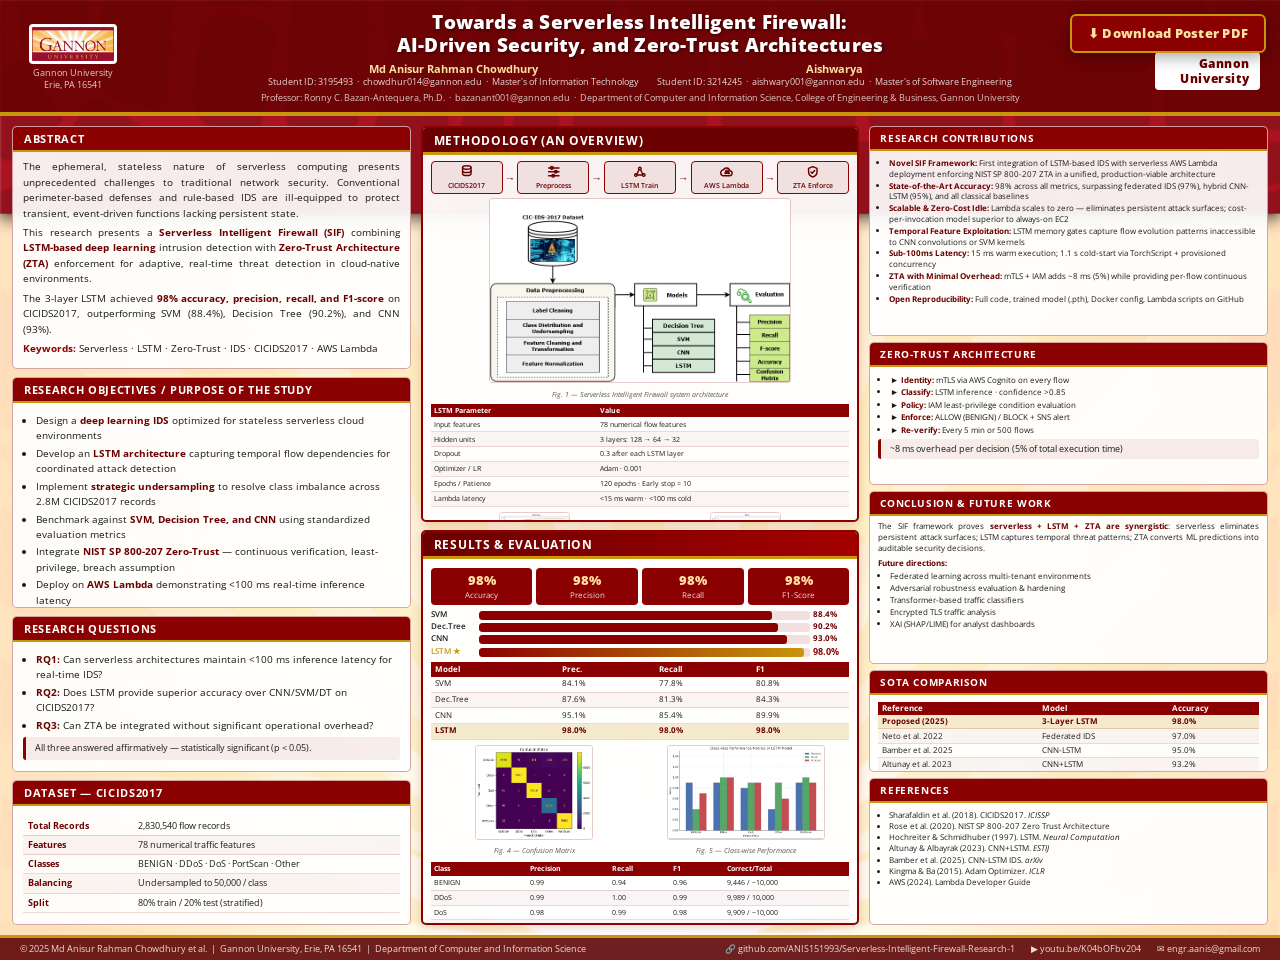
<file: docs/poster.html>
<!DOCTYPE html>
<html lang="en">
<head>
<meta charset="UTF-8"/>
<meta name="viewport" content="width=device-width,initial-scale=1.0"/>
<title>SIF Research Poster — CG 2026 | Gannon University</title>
<link href="https://fonts.googleapis.com/css2?family=Calibri:wght@400;700&family=Open+Sans:wght@300;400;600;700;800&display=swap" rel="stylesheet"/>
<style>
/* ════════════════════════════════════════════════════════════
   CG 2026 CONFERENCE POSTER  —  48" × 36"  (4 : 3 landscape)
   Template: crimson mosaic header + cream sunburst body
   3 Columns · 2 featured boxes in center column
════════════════════════════════════════════════════════════ */
:root{
  --crimson:#8B0000;
  --crimson-dark:#6B0000;
  --crimson-mid:#A50000;
  --gold:#C8960C;
  --cream:#FDF6E3;
  --white:#FFFFFF;
  --box-bg:rgba(255,255,255,0.92);
  --box-border:rgba(139,0,0,0.35);
  --center-border:#8B0000;
  --text:#1a1a1a;
  --head-text:#5C0000;
  --font:'Open Sans','Calibri',Arial,sans-serif;
}
*,*::before,*::after{box-sizing:border-box;margin:0;padding:0}
html,body{width:100%;min-height:100vh;background:#c8c0b8;font-family:var(--font)}

/* ── POSTER SHELL — 4:3 aspect ratio ────────────────── */
.poster{
  position:relative;
  width:100%;
  max-width:1440px;
  margin:0 auto;
  aspect-ratio:4/3;
  overflow:hidden;
  box-shadow:0 8px 48px rgba(0,0,0,.4);
  display:flex;
  flex-direction:column;
}

/* ── BACKGROUND (full poster) ────────────────────────── */
.poster-bg{
  position:absolute;inset:0;width:100%;height:100%;object-fit:fill;z-index:0;
}

/* Everything above the background */
.poster > *:not(.poster-bg){position:relative;z-index:1}

/* ── HEADER — crimson mosaic band ────────────────────── */
.hdr{
  /* The bg image already paints the crimson header band;
     we overlay a semi-transparent crimson to keep text readable */
  background:rgba(100,0,0,0.82);
  flex-shrink:0;
  padding:10px 20px 8px;
  display:grid;
  grid-template-columns:105px 1fr 105px;
  align-items:center;
  gap:10px;
  border-bottom:4px solid var(--gold);
}
.hdr-logo{
  display:flex;flex-direction:column;align-items:center;gap:3px;
}
.hdr-logo img{
  width:88px;background:#fff;border-radius:4px;padding:3px;
}
.hdr-logo span{
  font-size:clamp(6px,.7vw,9px);color:rgba(255,255,255,.8);text-align:center;line-height:1.3;
}
.hdr-center{text-align:center}
.hdr-title{
  font-size:clamp(13px,1.5vw,21px);
  font-weight:800;line-height:1.2;
  color:#FFFFFF;
  text-shadow:1px 1px 3px rgba(0,0,0,.5);
  margin-bottom:6px;
  letter-spacing:.01em;
}
.hdr-authors{
  display:flex;justify-content:center;flex-wrap:wrap;gap:18px;margin-bottom:3px;
}
.hdr-author .name{
  font-weight:700;color:#FFE0A0;
  font-size:clamp(7px,.85vw,11.5px);line-height:1.3;
}
.hdr-author .detail{
  color:rgba(255,255,255,.85);
  font-size:clamp(6px,.72vw,9.5px);line-height:1.4;
}
.hdr-advisor{
  font-size:clamp(5.5px,.68vw,9px);
  color:rgba(255,255,255,.78);margin-top:2px;
}
.hdr-right{
  display:flex;flex-direction:column;align-items:flex-end;gap:5px;text-align:right;
}
.badge{
  font-weight:800;font-size:clamp(8px,.9vw,12px);
  padding:4px 10px;border-radius:4px;display:inline-block;letter-spacing:.05em;
}
.badge-cg{background:var(--gold);color:#3B0000}
.badge-ieee{background:#fff;color:var(--crimson-dark)}

/* ── BODY — 3 columns over sunburst background ───────── */
.body{
  flex:1;
  display:grid;
  grid-template-columns:1fr 1.1fr 1fr;
  gap:10px;
  padding:10px 12px;
  min-height:0;
}
.col{display:flex;flex-direction:column;gap:8px;min-height:0}

/* ── STANDARD BOX ────────────────────────────────────── */
.box{
  background:var(--box-bg);
  border:1.5px solid var(--box-border);
  border-radius:5px;
  overflow:hidden;
  display:flex;flex-direction:column;
  backdrop-filter:blur(2px);
  -webkit-backdrop-filter:blur(2px);
}
.box.grow{flex:1;min-height:0}

.bh{
  background:var(--crimson);
  color:#fff;
  padding:4px 11px;
  font-size:clamp(7.5px,.88vw,12px);
  font-weight:700;
  letter-spacing:.06em;
  text-transform:uppercase;
  flex-shrink:0;
  border-bottom:2px solid var(--gold);
}

.bb{
  padding:7px 10px;
  font-size:clamp(6.5px,.78vw,10.5px);
  line-height:1.55;
  color:var(--text);
  flex:1;
  overflow:hidden;
}
.bb p{margin-bottom:4px;text-align:justify}
.bb ul,.bb ol{padding-left:13px;margin:3px 0}
.bb li{margin-bottom:2px}
.bb strong{color:var(--crimson-dark)}
.bb .kw{font-weight:700;color:var(--crimson)}

/* ── CENTER FEATURE BOXES (the "2 boxes in center") ──── */
.cbox{
  border:2.5px solid var(--crimson);
  border-radius:5px;
  overflow:hidden;
  flex:1;min-height:0;
  display:flex;flex-direction:column;
  background:rgba(255,255,255,0.95);
  box-shadow:0 2px 12px rgba(139,0,0,0.18);
}
.cbox .bh{
  background:var(--crimson-dark);
  font-size:clamp(8px,.92vw,12.5px);
  border-bottom:3px solid var(--gold);
}
.cbox .bh.gold-head{
  background:linear-gradient(90deg,var(--crimson-dark),var(--crimson-mid));
}

/* ── STATS ROW ───────────────────────────────────────── */
.stats{
  display:grid;grid-template-columns:repeat(4,1fr);gap:5px;margin:5px 0;
  -webkit-print-color-adjust:exact;print-color-adjust:exact;
}
.stat{
  background:var(--crimson);color:#fff;
  border-radius:4px;text-align:center;padding:5px 3px;
  -webkit-print-color-adjust:exact;print-color-adjust:exact;
}
.sv{font-size:clamp(11px,1.35vw,19px);font-weight:800;color:#FFE0A0;display:block}
.sl{font-size:clamp(5.5px,.65vw,8.5px);opacity:.88;display:block}

/* ── TABLES ──────────────────────────────────────────── */
.tbl{width:100%;border-collapse:collapse;font-size:clamp(6px,.72vw,9.5px);margin:4px 0}
.tbl th{
  background:var(--crimson);color:#fff;padding:2.5px 5px;text-align:left;
  -webkit-print-color-adjust:exact;print-color-adjust:exact;
}
.tbl td{padding:2px 5px;border-bottom:1px solid rgba(139,0,0,.15)}
.tbl tr:nth-child(even) td{background:rgba(139,0,0,.04);-webkit-print-color-adjust:exact;print-color-adjust:exact}
.tbl tr.best td{
  background:rgba(200,150,12,.2);font-weight:700;color:#5C0000;
  -webkit-print-color-adjust:exact;print-color-adjust:exact;
}

/* ── PIPELINE ────────────────────────────────────────── */
.pipeline{display:flex;align-items:center;justify-content:space-between;gap:2px;margin:5px 0}
.ps{
  background:rgba(139,0,0,.08);border:1.5px solid var(--crimson);
  border-radius:4px;padding:3px 5px;text-align:center;flex:1;
  font-size:clamp(5px,.6vw,8px);font-weight:600;color:var(--crimson-dark);
}
.ps-icon{
  display:block;width:clamp(12px,1.22vw,17px);height:clamp(12px,1.22vw,17px);
  margin:0 auto 2px;color:currentColor;
}
.ps-icon svg{
  display:block;width:100%;height:100%;fill:none;stroke:currentColor;stroke-width:2.25;
  stroke-linecap:round;stroke-linejoin:round;
  vector-effect:non-scaling-stroke;
}
.pa{color:var(--crimson);font-size:clamp(9px,1vw,14px);font-weight:700;flex-shrink:0}

/* ── METHODOLOGY BOX TUNING ─────────────────────────── */
.methodology-box,.results-box{flex:1}
.methodology-box .bb{padding:5px 8px 6px}
.methodology-box .pipeline{gap:2px;margin:1px 0 4px}
.methodology-box .ps{padding:1.5px 3px;font-size:clamp(4.55px,.54vw,7px)}
.methodology-box .pa{font-size:clamp(7px,.82vw,11px)}
.methodology-box .fig{margin:3px 0}
.methodology-box .fig-cap{font-size:clamp(4.6px,.54vw,6.9px)}
.methodology-box .tbl{font-size:clamp(4.9px,.58vw,7.8px);margin:2px 0}
.methodology-box .tbl th,.methodology-box .tbl td{padding:1.2px 3.5px}
.methodology-box .method-arch img{max-height:185px;width:auto;max-width:100%}
.methodology-box .method-mini img{max-height:54px;width:auto;max-width:100%}
.methodology-box .method-mini-row{gap:3px;margin:1px 0 0}
.methodology-box .method-params{margin:2px 0 1px}
.results-box .bb{padding:5px 8px 6px}
.results-box .stats{gap:4px;margin:4px 0}
.results-box .stat{padding:3px 2px}
.results-box .sv{font-size:clamp(9px,1vw,14px)}
.results-box .sl{font-size:clamp(5px,.6vw,8px)}
.results-box #prog-bars{margin:0 0 2px}
.results-box .prog-row{gap:3px;margin:0}
.results-box .prog-label{font-size:clamp(5px,.6vw,8px)}
.results-box .prog-val{font-size:clamp(5px,.6vw,8px)}
.results-box .tbl{font-size:clamp(4.95px,.6vw,7.95px);margin:2px 0}
.results-box .tbl th,.results-box .tbl td{padding:1.4px 4px}
.results-box .fig{margin:3px 0}
.results-box .fig-row{gap:4px;margin:2px 0}
.results-box .fig img{max-height:95px;width:auto;max-width:100%}
.results-box .fig-cap{font-size:clamp(4.6px,.54vw,6.9px)}
.results-box .results-class-table{font-size:clamp(4.75px,.58vw,7.6px);margin-top:1px}
.results-box .results-class-table th,.results-box .results-class-table td{padding:1.2px 3.5px}

/* ── RIGHT COLUMN TUNING ─────────────────────────────── */
.right-col{gap:6px}
.right-col .bh{padding:4px 10px;font-size:clamp(7px,.82vw,11px)}
.right-col .bb{
  padding:5px 8px;
  font-size:clamp(5.55px,.66vw,8.75px);
  line-height:1.4;
}
.right-col .bb p{margin-bottom:3px}
.right-col .bb ul{padding-left:12px;margin:2px 0}
.right-col .bb li{margin-bottom:1px}
.right-col .tbl{font-size:clamp(5px,.6vw,7.9px);margin:2px 0}
.right-col .tbl th,.right-col .tbl td{padding:1.3px 4px}
.contrib-box{flex:.55}
.contrib-box .bb{
  padding:5px 8px 4px;
  font-size:clamp(5.4px,.64vw,8.45px);
  line-height:1.32;
}
.contrib-box .bb ul{padding-left:11px}
.contrib-box .bb li{margin-bottom:1px}
.zta-box{flex:.68}
.zta-box .bb{line-height:1.35}
.future-box{flex:.82}
.future-box .bb{font-size:clamp(5.3px,.63vw,8.35px);line-height:1.34}
.future-box .bb ul{padding-left:12px}
.sota-box{flex:.48}
.refs-box{flex:.7}
.refs-box .bb{font-size:clamp(4.7px,.56vw,7.4px);line-height:1.3}

/* ── FIGURES ─────────────────────────────────────────── */
.fig{margin:4px 0;text-align:center}
.fig img{max-width:100%;border-radius:3px;border:1px solid rgba(139,0,0,.2)}
.fig-cap{font-size:clamp(5.5px,.65vw,8.5px);color:#555;font-style:italic;margin-top:2px}
.fig-row{display:grid;grid-template-columns:1fr 1fr;gap:5px;margin:4px 0}

/* ── HIGHLIGHT STRIP ─────────────────────────────────── */
.hl{
  background:rgba(139,0,0,.07);
  border-left:3.5px solid var(--crimson);
  padding:4px 9px;border-radius:3px;margin:4px 0;
  font-size:clamp(6px,.72vw,9.5px);
  -webkit-print-color-adjust:exact;print-color-adjust:exact;
}

/* ── FOOTER ──────────────────────────────────────────── */
.ftr{
  background:rgba(90,0,0,.88);
  color:rgba(255,255,255,.85);
  padding:5px 20px;
  display:flex;align-items:center;justify-content:space-between;
  flex-shrink:0;
  border-top:3px solid var(--gold);
  font-size:clamp(5.5px,.68vw,9px);
  -webkit-print-color-adjust:exact;print-color-adjust:exact;
}
.ftr-links{display:flex;gap:16px}

/* ── DOWNLOAD BUTTON ─────────────────────────────────── */
.dl-fab{
  position:fixed;top:14px;right:14px;z-index:800;
  background:var(--crimson);color:#FFE0A0;
  border:2px solid var(--gold);border-radius:6px;
  padding:9px 16px;font-size:12.5px;font-weight:800;cursor:pointer;
  box-shadow:0 4px 16px rgba(0,0,0,.35);font-family:var(--font);
  transition:transform .15s,box-shadow .15s;letter-spacing:.02em;
}
.dl-fab:hover{transform:translateY(-2px);box-shadow:0 6px 22px rgba(0,0,0,.4)}

/* ── GATE MODAL ──────────────────────────────────────── */
.dl-hidden{display:none!important}
.dl-overlay{
  position:fixed;inset:0;z-index:9000;background:rgba(0,0,0,.7);
  display:flex;align-items:center;justify-content:center;padding:16px;
  backdrop-filter:blur(4px);
}
.dl-modal{
  background:#fff;border-radius:12px;max-width:480px;width:100%;
  padding:30px 28px 22px;box-shadow:0 20px 60px rgba(0,0,0,.4);position:relative;
  border-top:5px solid var(--crimson);
}
.dl-close{
  position:absolute;top:12px;right:14px;background:none;border:none;
  font-size:21px;cursor:pointer;color:#888;padding:2px 5px;
}
.dl-close:hover{color:#333}
.dl-hdr{text-align:center;margin-bottom:20px}
.dl-icon{font-size:38px;display:block;margin-bottom:6px}
.dl-title{font-size:17pt;font-weight:700;color:var(--crimson-dark);margin:0 0 5px}
.dl-sub{font-size:10pt;color:#666;margin:0}
.dl-step{display:flex;flex-direction:column;gap:11px}
.dl-badge{
  display:inline-block;background:var(--crimson);color:#fff;
  font-size:9pt;font-weight:700;padding:3px 10px;border-radius:20px;align-self:flex-start;
}
.dl-stitle{font-size:12.5pt;font-weight:700;color:#1a1a1a;margin:0}
.dl-desc{font-size:10pt;color:#555;margin:0;line-height:1.6}
.dl-btn-p{
  display:flex;align-items:center;justify-content:center;
  background:var(--crimson);color:#fff;border:none;border-radius:6px;
  padding:10px 18px;font-size:10.5pt;font-weight:600;font-family:var(--font);
  cursor:pointer;text-decoration:none;transition:background .2s;width:100%;text-align:center;
}
.dl-btn-p:hover{background:var(--crimson-dark)}
.dl-btn-n{
  background:none;border:2px solid var(--crimson);color:var(--crimson);
  border-radius:6px;padding:8px 18px;font-size:10pt;font-weight:600;
  font-family:var(--font);cursor:pointer;transition:all .2s;width:100%;
}
.dl-btn-n:hover{background:var(--crimson);color:#fff}
.dl-btn-r{
  display:flex;align-items:center;justify-content:center;gap:5px;
  background:#fff;color:var(--crimson);border:2px solid var(--crimson);
  border-radius:6px;padding:10px 18px;font-size:10.5pt;font-weight:600;
  font-family:var(--font);cursor:pointer;text-decoration:none;transition:all .2s;
  text-align:center;width:100%;
}
.dl-btn-r:hover{background:var(--crimson);color:#fff}
.dl-note{font-size:9pt;color:#666;line-height:1.5;margin:0}
.dl-div{display:flex;align-items:center;gap:9px;color:#aaa;font-size:9pt;margin:1px 0}
.dl-div::before,.dl-div::after{content:'';flex:1;height:1px;background:#e2e8f0}
.dl-pw{display:flex;flex-direction:column;gap:7px}
.dl-inp{
  width:100%;padding:9px 13px;border:2px solid #d1d9e6;border-radius:6px;
  font-size:10.5pt;font-family:var(--font);outline:none;transition:border .2s;
}
.dl-inp:focus{border-color:var(--crimson)}
.dl-inp.shake{animation:dlShake .4s ease}
@keyframes dlShake{0%,100%{transform:translateX(0)}20%,60%{transform:translateX(-6px)}40%,80%{transform:translateX(6px)}}
.dl-err{color:#dc2626;font-size:9.5pt;font-weight:600;text-align:center;margin:0}
.dl-dots{display:flex;justify-content:center;gap:7px;margin-top:18px}
.dl-dot{width:8px;height:8px;border-radius:50%;background:#d1d9e6;transition:background .3s}
.dl-dot.on{background:var(--crimson)}

/* ── RESPONSIVE ──────────────────────────────────────── */
@media(max-width:900px){
  .body{grid-template-columns:1fr;overflow-y:auto}
  .poster{aspect-ratio:auto;min-height:auto}
}

/* ── ANIMATIONS ──────────────────────────────────────── */
@keyframes countUp{from{opacity:0;transform:scale(.7)}to{opacity:1;transform:scale(1)}}
@keyframes fadeSlide{from{opacity:0;transform:translateY(8px)}to{opacity:1;transform:translateY(0)}}
@keyframes pulse{0%,100%{box-shadow:0 2px 12px rgba(139,0,0,.18)}50%{box-shadow:0 4px 22px rgba(139,0,0,.38)}}
@keyframes pipePulse{0%,100%{border-color:var(--crimson);background:rgba(139,0,0,.08)}
  50%{border-color:var(--gold);background:rgba(200,150,12,.12)}}

/* Animated stat counters */
.sv{animation:countUp .6s ease both}
.stat:nth-child(1) .sv{animation-delay:.1s}
.stat:nth-child(2) .sv{animation-delay:.25s}
.stat:nth-child(3) .sv{animation-delay:.4s}
.stat:nth-child(4) .sv{animation-delay:.55s}

/* Box hover effects */
.box{transition:transform .2s,box-shadow .2s}
.box:hover{transform:translateY(-2px);box-shadow:0 6px 20px rgba(139,0,0,.2)}
.cbox{transition:transform .2s,box-shadow .2s;animation:pulse 3s ease-in-out infinite}
.cbox:hover{transform:translateY(-2px);animation:none;box-shadow:0 8px 28px rgba(139,0,0,.32)}

/* Animated pipeline */
.ps{animation:pipePulse 2.5s ease-in-out infinite}
.ps:nth-child(1){animation-delay:0s}
.ps:nth-child(3){animation-delay:.5s}
.ps:nth-child(5){animation-delay:1s}
.ps:nth-child(7){animation-delay:1.5s}
.ps:nth-child(9){animation-delay:2s}

/* Highlight strip pulse */
.hl{animation:fadeSlide .8s ease .3s both}

/* Flip card for contributions */
.flip-wrap{perspective:600px;cursor:pointer}
.flip-inner{position:relative;transform-style:preserve-3d;transition:transform .5s}
.flip-wrap:hover .flip-inner{transform:rotateY(180deg)}
.flip-front,.flip-back{backface-visibility:hidden;-webkit-backface-visibility:hidden}
.flip-back{position:absolute;inset:0;transform:rotateY(180deg);
  background:rgba(139,0,0,.92);color:#FFE0A0;border-radius:4px;
  padding:5px 8px;font-size:clamp(5.5px,.65vw,8.5px);overflow:hidden}
.flip-back strong{color:#fff}

/* Tooltip on pipeline nodes */
.ps{position:relative}
.ps-tip{
  position:absolute;bottom:110%;left:50%;transform:translateX(-50%);
  background:rgba(60,0,0,.92);color:#FFE0A0;border-radius:4px;
  padding:4px 7px;font-size:clamp(5px,.58vw,8px);white-space:nowrap;
  pointer-events:none;opacity:0;transition:opacity .2s;z-index:10;
  border:1px solid var(--gold);
}
.ps:hover .ps-tip{opacity:1}

/* Progress bars for model comparison */
.prog-row{display:flex;align-items:center;gap:5px;margin:2px 0}
.prog-label{font-size:clamp(5.5px,.65vw,8.5px);width:clamp(28px,3.5vw,50px);flex-shrink:0;font-weight:600}
.prog-bar-bg{flex:1;background:rgba(139,0,0,.12);border-radius:3px;height:clamp(6px,.7vw,10px);overflow:hidden}
.prog-bar-fill{height:100%;border-radius:3px;background:var(--crimson);
  -webkit-print-color-adjust:exact;print-color-adjust:exact;
  transition:width 1.2s ease}
.prog-val{font-size:clamp(5px,.62vw,8px);font-weight:700;color:var(--crimson-dark);width:clamp(22px,2.8vw,40px)}

/* ── PRINT ───────────────────────────────────────────── */
@media print{
  @page{size:48in 36in;margin:0}
  .dl-fab,.dl-overlay{display:none!important}
  html,body{
    width:48in;height:36in;margin:0;padding:0;overflow:hidden;background:#fff;
  }
  .poster{
    box-shadow:none;max-width:none;width:48in;height:36in;margin:0;
    aspect-ratio:auto;overflow:hidden;break-inside:avoid;page-break-inside:avoid;
  }
}
</style>
</head>
<body>

<!-- Download button -->
<button class="dl-fab" onclick="openGate()">&#11015; Download Poster PDF</button>

<!-- ═══════ GATE MODAL ═══════ -->
<div id="dl-overlay" class="dl-overlay dl-hidden" role="dialog" aria-modal="true">
  <div class="dl-modal">
    <button class="dl-close" onclick="closeGate()">&times;</button>
    <div class="dl-hdr">
      <span class="dl-icon">&#128274;</span>
      <h2 class="dl-title">Poster Export Access</h2>
      <p class="dl-sub">Complete all three steps to download the full poster PDF or the poster source pack.</p>
    </div>

    <div class="dl-step" id="dl-s1">
      <div class="dl-badge">Step 1 of 3</div>
      <h3 class="dl-stitle">&#128279; Follow on GitHub</h3>
      <p class="dl-desc">Follow the author's GitHub to stay updated with research releases.</p>
      <a href="https://github.com/ANIS151993" target="_blank" class="dl-btn-p">Open GitHub Profile &#8599;</a>
      <button class="dl-btn-n" onclick="dlGo(2)">I have followed &rarr;</button>
    </div>

    <div class="dl-step dl-hidden" id="dl-s2">
      <div class="dl-badge">Step 2 of 3</div>
      <h3 class="dl-stitle">&#127909; Subscribe on YouTube</h3>
      <p class="dl-desc">Subscribe for video walkthroughs and future research updates.</p>
      <a href="https://youtu.be/K04bOFbv204" target="_blank" class="dl-btn-p">Open YouTube Channel &#8599;</a>
      <button class="dl-btn-n" onclick="dlGo(3)">I have subscribed &rarr;</button>
    </div>

    <div class="dl-step dl-hidden" id="dl-s3">
      <div class="dl-badge">Step 3 of 3</div>
      <h3 class="dl-stitle">&#128273; Enter Access Password</h3>
      <p class="dl-desc">Request your password via email with GitHub username &amp; YouTube confirmation.</p>
      <a href="mailto:engr.aanis@gmail.com?subject=Poster%20Export%20Access%20Request&body=Hello%2C%0A%0AI%20have%20completed%3A%0A1.%20GitHub%20Follow%3A%20%5BYour%20GitHub%20username%5D%0A2.%20YouTube%20Subscribe%3A%20Confirmed%0A%0APlease%20send%20the%20access%20password%20for%20the%20SIF%20Conference%20Poster.%0A%0AThank%20you."
         class="dl-btn-r">&#9993; Send Password Request Email</a>
      <div class="dl-div"><span>then enter password below</span></div>
      <div class="dl-pw">
        <input type="password" id="dl-pw-inp" class="dl-inp"
               placeholder="Enter access password…"
               onkeydown="if(event.key==='Enter') dlCheck()"/>
        <button class="dl-btn-p" onclick="dlCheck()">&#128275; Unlock &amp; Download</button>
      </div>
      <p id="dl-err" class="dl-err dl-hidden">Incorrect password. Please check your email and try again.</p>
    </div>

    <div class="dl-step dl-hidden" id="dl-s-ok">
      <span class="dl-icon" style="text-align:center;display:block">&#9989;</span>
      <h3 class="dl-stitle" style="color:#15803d;text-align:center">Access Granted!</h3>
      <p class="dl-desc" style="text-align:center">Download starts automatically. If you also need the editable reconstruction assets, use the source pack below.</p>
      <a id="dl-lnk" href="assets/papers/SIF-Conference-Poster-2026.pdf" download="SIF-Conference-Poster-2026.pdf" class="dl-btn-p">&#11015; Download Poster PDF</a>
      <a href="assets/papers/SIF-Conference-Poster-Source-Pack.zip" download="SIF-Conference-Poster-Source-Pack.zip" class="dl-btn-r">&#128230; Download Poster Source Pack</a>
      <p class="dl-note" style="text-align:center">The direct PDF now comes from the live poster render. The source pack includes the final PDF, a high-resolution PNG, and the final Publisher source file used for manual editing.</p>
      <button class="dl-btn-n" onclick="closeGate()">Close</button>
    </div>

    <div class="dl-dots">
      <span class="dl-dot on" id="dd1"></span>
      <span class="dl-dot" id="dd2"></span>
      <span class="dl-dot" id="dd3"></span>
    </div>
  </div>
</div>

<!-- ═══════════════════════════════════════════════════════════
     POSTER
═══════════════════════════════════════════════════════════ -->
<div class="poster">
  <img class="poster-bg" src="assets/images/poster-bg.jpg" alt="" aria-hidden="true"/>

  <!-- ── HEADER ── -->
  <div class="hdr">
    <div class="hdr-logo">
      <img src="assets/images/gannon-logo.png" alt="Gannon University"/>
      <span>Gannon University<br/>Erie, PA 16541</span>
    </div>

    <div class="hdr-center">
      <div class="hdr-title">
        Towards a Serverless Intelligent Firewall:<br/>
        AI-Driven Security, and Zero-Trust Architectures
      </div>
      <div class="hdr-authors">
        <div class="hdr-author">
          <div class="name">Md Anisur Rahman Chowdhury</div>
          <div class="detail">Student ID: 3195493 &nbsp;·&nbsp; chowdhur014@gannon.edu &nbsp;·&nbsp; Master's of Information Technology</div>
        </div>
        <div class="hdr-author">
          <div class="name">Aishwarya</div>
          <div class="detail">Student ID: 3214245 &nbsp;·&nbsp; aishwary001@gannon.edu &nbsp;·&nbsp; Master's of Software Engineering</div>
        </div>
      </div>
      <div class="hdr-advisor">
        Professor: Ronny C. Bazan-Antequera, Ph.D. &nbsp;·&nbsp; bazanant001@gannon.edu &nbsp;·&nbsp;
        Department of Computer and Information Science, College of Engineering &amp; Business, Gannon University
      </div>
    </div>

    <div class="hdr-right">
      <span class="badge badge-cg">CG 2026</span>
      <span class="badge badge-ieee">Gannon University</span>
    </div>
  </div>

  <!-- ── BODY ── -->
  <div class="body">

    <!-- ═══ LEFT COLUMN ═══ -->
    <div class="col">

      <div class="box">
        <div class="bh">Abstract</div>
        <div class="bb">
          <p>The ephemeral, stateless nature of serverless computing presents unprecedented challenges to traditional network security. Conventional perimeter-based defenses and rule-based IDS are ill-equipped to protect transient, event-driven functions lacking persistent state.</p>
          <p>This research presents a <strong>Serverless Intelligent Firewall (SIF)</strong> combining <strong>LSTM-based deep learning</strong> intrusion detection with <strong>Zero-Trust Architecture (ZTA)</strong> enforcement for adaptive, real-time threat detection in cloud-native environments.</p>
          <p>The 3-layer LSTM achieved <strong>98% accuracy, precision, recall, and F1-score</strong> on CICIDS2017, outperforming SVM (88.4%), Decision Tree (90.2%), and CNN (93%).</p>
          <p><span class="kw">Keywords:</span> Serverless · LSTM · Zero-Trust · IDS · CICIDS2017 · AWS Lambda</p>
        </div>
      </div>

      <div class="box grow">
        <div class="bh">Research Objectives / Purpose of the Study</div>
        <div class="bb">
          <ul>
            <li>Design a <strong>deep learning IDS</strong> optimized for stateless serverless cloud environments</li>
            <li>Develop an <strong>LSTM architecture</strong> capturing temporal flow dependencies for coordinated attack detection</li>
            <li>Implement <strong>strategic undersampling</strong> to resolve class imbalance across 2.8M CICIDS2017 records</li>
            <li>Benchmark against <strong>SVM, Decision Tree, and CNN</strong> using standardized evaluation metrics</li>
            <li>Integrate <strong>NIST SP 800-207 Zero-Trust</strong> — continuous verification, least-privilege, breach assumption</li>
            <li>Deploy on <strong>AWS Lambda</strong> demonstrating &lt;100 ms real-time inference latency</li>
          </ul>
        </div>
      </div>

      <div class="box">
        <div class="bh">Research Questions</div>
        <div class="bb">
          <ul>
            <li><strong>RQ1:</strong> Can serverless architectures maintain &lt;100 ms inference latency for real-time IDS?</li>
            <li><strong>RQ2:</strong> Does LSTM provide superior accuracy over CNN/SVM/DT on CICIDS2017?</li>
            <li><strong>RQ3:</strong> Can ZTA be integrated without significant operational overhead?</li>
          </ul>
          <div class="hl">All three answered affirmatively — statistically significant (p &lt; 0.05).</div>
        </div>
      </div>

      <div class="box">
        <div class="bh">Dataset — CICIDS2017</div>
        <div class="bb">
          <table class="tbl method-params">
            <tbody>
              <tr><td><strong>Total Records</strong></td><td>2,830,540 flow records</td></tr>
              <tr><td><strong>Features</strong></td><td>78 numerical traffic features</td></tr>
              <tr><td><strong>Classes</strong></td><td>BENIGN · DDoS · DoS · PortScan · Other</td></tr>
              <tr><td><strong>Balancing</strong></td><td>Undersampled to 50,000 / class</td></tr>
              <tr><td><strong>Split</strong></td><td>80% train / 20% test (stratified)</td></tr>
            </tbody>
          </table>
        </div>
      </div>

    </div><!-- /LEFT -->

    <!-- ═══ CENTER COLUMN — 2 feature boxes ═══ -->
    <div class="col">

      <!-- CENTER BOX 1: Methodology -->
      <div class="cbox methodology-box">
        <div class="bh">Methodology (An Overview)</div>
        <div class="bb">
          <div class="pipeline">
            <div class="ps">
              <span class="ps-icon" aria-hidden="true">
                <svg viewBox="0 0 24 24">
                  <ellipse cx="12" cy="5.5" rx="6.5" ry="2.7"></ellipse>
                  <path d="M5.5 5.5v9.5c0 1.5 2.9 2.8 6.5 2.8s6.5-1.3 6.5-2.8V5.5"></path>
                  <path d="M5.5 10.3c0 1.5 2.9 2.8 6.5 2.8s6.5-1.3 6.5-2.8"></path>
                </svg>
              </span>
              CICIDS2017
              <div class="ps-tip">2.8M+ flows · 78 features · 5 classes</div>
            </div>
            <span class="pa">&#8594;</span>
            <div class="ps">
              <span class="ps-icon" aria-hidden="true">
                <svg viewBox="0 0 24 24">
                  <path d="M4 6h16M4 12h16M4 18h16"></path>
                  <circle cx="9" cy="6" r="2"></circle>
                  <circle cx="15" cy="12" r="2"></circle>
                  <circle cx="11" cy="18" r="2"></circle>
                </svg>
              </span>
              Preprocess
              <div class="ps-tip">Clean · Undersample · Normalise</div>
            </div>
            <span class="pa">&#8594;</span>
            <div class="ps">
              <span class="ps-icon" aria-hidden="true">
                <svg viewBox="0 0 24 24">
                  <circle cx="6" cy="17" r="2"></circle>
                  <circle cx="12" cy="7" r="2"></circle>
                  <circle cx="18" cy="17" r="2"></circle>
                  <path d="M7.5 15.8l3-6.5M13.5 9.3l3 6.5M8 17h8"></path>
                </svg>
              </span>
              LSTM Train
              <div class="ps-tip">128→64→32 units · Dropout 0.3 · Adam</div>
            </div>
            <span class="pa">&#8594;</span>
            <div class="ps">
              <span class="ps-icon" aria-hidden="true">
                <svg viewBox="0 0 24 24">
                  <path d="M7.5 18h8.7a3.8 3.8 0 0 0 .3-7.6 5.2 5.2 0 0 0-9.8-1.4A3.5 3.5 0 0 0 7.5 18Z"></path>
                  <path d="M11 9.5l-1.8 5h2l1.2-3.1 1.4 3.1h2.1l-2.2-5"></path>
                </svg>
              </span>
              AWS Lambda
              <div class="ps-tip">&lt;15 ms warm · &lt;100 ms cold start</div>
            </div>
            <span class="pa">&#8594;</span>
            <div class="ps">
              <span class="ps-icon" aria-hidden="true">
                <svg viewBox="0 0 24 24">
                  <path d="M12 4l6.5 2.8v4.8c0 4.1-2.2 7.2-6.5 8.4C7.7 18.8 5.5 15.7 5.5 11.6V6.8L12 4z"></path>
                  <path d="M9.2 12.2l1.9 1.9 3.7-4"></path>
                </svg>
              </span>
              ZTA Enforce
              <div class="ps-tip">ALLOW/BLOCK · mTLS · IAM · SNS Alert</div>
            </div>
          </div>

          <div class="fig method-arch">
            <img src="assets/images/architecture-diagram.png" alt="Architecture Diagram"/>
            <div class="fig-cap">Fig. 1 — Serverless Intelligent Firewall system architecture</div>
          </div>

          <table class="tbl">
            <thead><tr><th>LSTM Parameter</th><th>Value</th></tr></thead>
            <tbody>
              <tr><td>Input features</td><td>78 numerical flow features</td></tr>
              <tr><td>Hidden units</td><td>3 layers: 128 → 64 → 32</td></tr>
              <tr><td>Dropout</td><td>0.3 after each LSTM layer</td></tr>
              <tr><td>Optimizer / LR</td><td>Adam · 0.001</td></tr>
              <tr><td>Epochs / Patience</td><td>120 epochs · Early stop = 10</td></tr>
              <tr><td>Lambda latency</td><td>&lt;15 ms warm · &lt;100 ms cold</td></tr>
            </tbody>
          </table>

          <div class="fig-row method-mini-row">
            <div class="fig method-mini">
              <img src="assets/images/accuracy.png" alt="Accuracy Curves"/>
              <div class="fig-cap">Fig. 2 — Training &amp; Validation Accuracy</div>
            </div>
            <div class="fig method-mini">
              <img src="assets/images/loss.png" alt="Loss Curves"/>
              <div class="fig-cap">Fig. 3 — Training &amp; Validation Loss</div>
            </div>
          </div>
        </div>
      </div>

      <!-- CENTER BOX 2: Results -->
      <div class="cbox results-box">
        <div class="bh gold-head">Results &amp; Evaluation</div>
        <div class="bb">
          <div class="stats">
            <div class="stat"><span class="sv">98%</span><span class="sl">Accuracy</span></div>
            <div class="stat"><span class="sv">98%</span><span class="sl">Precision</span></div>
            <div class="stat"><span class="sv">98%</span><span class="sl">Recall</span></div>
            <div class="stat"><span class="sv">98%</span><span class="sl">F1-Score</span></div>
          </div>

          <div id="prog-bars">
            <div class="prog-row"><span class="prog-label">SVM</span><div class="prog-bar-bg"><div class="prog-bar-fill" style="width:0" data-w="88.4%"></div></div><span class="prog-val">88.4%</span></div>
            <div class="prog-row"><span class="prog-label">Dec.Tree</span><div class="prog-bar-bg"><div class="prog-bar-fill" style="width:0" data-w="90.2%"></div></div><span class="prog-val">90.2%</span></div>
            <div class="prog-row"><span class="prog-label">CNN</span><div class="prog-bar-bg"><div class="prog-bar-fill" style="width:0" data-w="93%"></div></div><span class="prog-val">93.0%</span></div>
            <div class="prog-row"><span class="prog-label" style="color:var(--gold)">LSTM ★</span><div class="prog-bar-bg"><div class="prog-bar-fill" style="width:0;background:linear-gradient(90deg,var(--crimson),var(--gold))" data-w="98%"></div></div><span class="prog-val" style="color:var(--crimson);font-size:clamp(6px,.72vw,9.5px)">98.0%</span></div>
          </div>
          <table class="tbl results-summary-table" style="margin-top:3px">
            <thead><tr><th>Model</th><th>Prec.</th><th>Recall</th><th>F1</th></tr></thead>
            <tbody>
              <tr><td>SVM</td><td>84.1%</td><td>77.8%</td><td>80.8%</td></tr>
              <tr><td>Dec.Tree</td><td>87.6%</td><td>81.3%</td><td>84.3%</td></tr>
              <tr><td>CNN</td><td>95.1%</td><td>85.4%</td><td>89.9%</td></tr>
              <tr class="best"><td><strong>LSTM</strong></td><td><strong>98.0%</strong></td><td><strong>98.0%</strong></td><td><strong>98.0%</strong></td></tr>
            </tbody>
          </table>

          <div class="fig-row">
            <div class="fig">
              <img src="assets/images/confusion-matrix.png" alt="Confusion Matrix"/>
              <div class="fig-cap">Fig. 4 — Confusion Matrix</div>
            </div>
            <div class="fig">
              <img src="assets/images/classwise-performance.png" alt="Class-wise Performance"/>
              <div class="fig-cap">Fig. 5 — Class-wise Performance</div>
            </div>
          </div>

          <table class="tbl results-class-table">
            <thead><tr><th>Class</th><th>Precision</th><th>Recall</th><th>F1</th><th>Correct/Total</th></tr></thead>
            <tbody>
              <tr><td>BENIGN</td><td>0.99</td><td>0.94</td><td>0.96</td><td>9,446 / ~10,000</td></tr>
              <tr><td>DDoS</td><td>0.99</td><td>1.00</td><td>0.99</td><td>9,989 / 10,000</td></tr>
              <tr><td>DoS</td><td>0.98</td><td>0.99</td><td>0.98</td><td>9,909 / ~10,000</td></tr>
              <tr><td>PortScan</td><td>0.99</td><td>1.00</td><td>0.99</td><td>9,982 / 10,000</td></tr>
              <tr><td>Other</td><td>0.94</td><td>0.99</td><td>0.96</td><td>3,556 / 3,606</td></tr>
              <tr class="best"><td><strong>Macro Avg</strong></td><td><strong>0.978</strong></td><td><strong>0.984</strong></td><td><strong>0.976</strong></td><td>—</td></tr>
            </tbody>
          </table>
        </div>
      </div>

    </div><!-- /CENTER -->

    <!-- ═══ RIGHT COLUMN ═══ -->
    <div class="col right-col">

      <div class="box grow contrib-box">
        <div class="bh">Research Contributions</div>
        <div class="bb">
          <ul>
            <li><strong>Novel SIF Framework:</strong> First integration of LSTM-based IDS with serverless AWS Lambda deployment enforcing NIST SP 800-207 ZTA in a unified, production-viable architecture</li>
            <li><strong>State-of-the-Art Accuracy:</strong> 98% across all metrics, surpassing federated IDS (97%), hybrid CNN-LSTM (95%), and all classical baselines</li>
            <li><strong>Scalable &amp; Zero-Cost Idle:</strong> Lambda scales to zero — eliminates persistent attack surfaces; cost-per-invocation model superior to always-on EC2</li>
            <li><strong>Temporal Feature Exploitation:</strong> LSTM memory gates capture flow evolution patterns inaccessible to CNN convolutions or SVM kernels</li>
            <li><strong>Sub-100ms Latency:</strong> 15 ms warm execution; 1.1 s cold-start via TorchScript + provisioned concurrency</li>
            <li><strong>ZTA with Minimal Overhead:</strong> mTLS + IAM adds ~8 ms (5%) while providing per-flow continuous verification</li>
            <li><strong>Open Reproducibility:</strong> Full code, trained model (.pth), Docker config, Lambda scripts on GitHub</li>
          </ul>
        </div>
      </div>

      <div class="box zta-box">
        <div class="bh">Zero-Trust Architecture</div>
        <div class="bb">
          <ul>
            <li>&#9658; <strong>Identity:</strong> mTLS via AWS Cognito on every flow</li>
            <li>&#9658; <strong>Classify:</strong> LSTM inference · confidence &gt;0.85</li>
            <li>&#9658; <strong>Policy:</strong> IAM least-privilege condition evaluation</li>
            <li>&#9658; <strong>Enforce:</strong> ALLOW (BENIGN) / BLOCK + SNS alert</li>
            <li>&#9658; <strong>Re-verify:</strong> Every 5 min or 500 flows</li>
          </ul>
          <div class="hl">~8 ms overhead per decision (5% of total execution time)</div>
        </div>
      </div>

      <div class="box future-box">
        <div class="bh">Conclusion &amp; Future Work</div>
        <div class="bb">
          <p>The SIF framework proves <strong>serverless + LSTM + ZTA are synergistic</strong>: serverless eliminates persistent attack surfaces; LSTM captures temporal threat patterns; ZTA converts ML predictions into auditable security decisions.</p>
          <p style="margin-top:4px"><strong>Future directions:</strong></p>
          <ul>
            <li>Federated learning across multi-tenant environments</li>
            <li>Adversarial robustness evaluation &amp; hardening</li>
            <li>Transformer-based traffic classifiers</li>
            <li>Encrypted TLS traffic analysis</li>
            <li>XAI (SHAP/LIME) for analyst dashboards</li>
          </ul>
        </div>
      </div>

      <div class="box sota-box">
        <div class="bh">SOTA Comparison</div>
        <div class="bb">
          <table class="tbl">
            <thead><tr><th>Reference</th><th>Model</th><th>Accuracy</th></tr></thead>
            <tbody>
              <tr class="best"><td><strong>Proposed (2025)</strong></td><td><strong>3-Layer LSTM</strong></td><td><strong>98.0%</strong></td></tr>
              <tr><td>Neto et al. 2022</td><td>Federated IDS</td><td>97.0%</td></tr>
              <tr><td>Bamber et al. 2025</td><td>CNN-LSTM</td><td>95.0%</td></tr>
              <tr><td>Altunay et al. 2023</td><td>CNN+LSTM</td><td>93.2%</td></tr>
            </tbody>
          </table>
        </div>
      </div>

      <div class="box refs-box">
        <div class="bh">References</div>
        <div class="bb" style="font-size:clamp(5px,.62vw,8.5px)">
          <ul style="padding-left:11px">
            <li>Sharafaldin et al. (2018). CICIDS2017. <em>ICISSP</em></li>
            <li>Rose et al. (2020). NIST SP 800-207 Zero Trust Architecture</li>
            <li>Hochreiter &amp; Schmidhuber (1997). LSTM. <em>Neural Computation</em></li>
            <li>Altunay &amp; Albayrak (2023). CNN+LSTM. <em>ESTIJ</em></li>
            <li>Bamber et al. (2025). CNN-LSTM IDS. <em>arXiv</em></li>
            <li>Kingma &amp; Ba (2015). Adam Optimizer. <em>ICLR</em></li>
            <li>AWS (2024). Lambda Developer Guide</li>
          </ul>
        </div>
      </div>

    </div><!-- /RIGHT -->

  </div><!-- /body -->

  <!-- ── FOOTER ── -->
  <div class="ftr">
    <span>&#169; 2025 Md Anisur Rahman Chowdhury et al. &nbsp;|&nbsp; Gannon University, Erie, PA 16541 &nbsp;|&nbsp; Department of Computer and Information Science</span>
    <div class="ftr-links">
      <span>&#128279; github.com/ANIS151993/Serverless-Intelligent-Firewall-Research-1</span>
      <span>&#9654; youtu.be/K04bOFbv204</span>
      <span>&#9993; engr.aanis@gmail.com</span>
    </div>
  </div>

</div><!-- /poster -->

<script>
const H="5b484d8b2799daf74779ce686501847d4a08b5e917c1e8395e1da7f7e73bce0d";
async function sha256(m){const b=new TextEncoder().encode(m);const h=await crypto.subtle.digest('SHA-256',b);return Array.from(new Uint8Array(h)).map(x=>x.toString(16).padStart(2,'0')).join('');}
function syncPosterVisuals(){document.querySelectorAll('.prog-bar-fill').forEach(el=>{el.style.width=el.dataset.w||'0';});}
function openGate(){document.getElementById('dl-overlay').classList.remove('dl-hidden');document.body.style.overflow='hidden';dlGo(1);}
function closeGate(){document.getElementById('dl-overlay').classList.add('dl-hidden');document.body.style.overflow='';dlGo(1);const e=document.getElementById('dl-err');if(e)e.classList.add('dl-hidden');const i=document.getElementById('dl-pw-inp');if(i){i.value='';i.classList.remove('shake');}}
function dlGo(n){['dl-s1','dl-s2','dl-s3','dl-s-ok'].forEach(id=>{const el=document.getElementById(id);if(el)el.classList.add('dl-hidden');});const t=document.getElementById(n==='ok'?'dl-s-ok':'dl-s'+n);if(t)t.classList.remove('dl-hidden');[1,2,3].forEach(i=>{const d=document.getElementById('dd'+i);if(d)d.classList.toggle('on',i===n);});}
async function dlCheck(){const i=document.getElementById('dl-pw-inp');const e=document.getElementById('dl-err');const h=await sha256(i.value.trim());if(h===H){e.classList.add('dl-hidden');dlGo('ok');setTimeout(()=>{const l=document.getElementById('dl-lnk');if(l)l.click();},600);}else{e.classList.remove('dl-hidden');i.classList.remove('shake');void i.offsetWidth;i.classList.add('shake');i.focus();}}
document.addEventListener('click',e=>{if(e.target===document.getElementById('dl-overlay'))closeGate();});
document.addEventListener('keydown',e=>{if(e.key==='Escape')closeGate();});
document.addEventListener('DOMContentLoaded',()=>{
  if(window.location.hash==='#download')openGate();
  // Animate progress bars after short delay
  setTimeout(syncPosterVisuals,400);
  // Animate stat counters
  document.querySelectorAll('.sv').forEach(el=>{
    const target=parseFloat(el.textContent);
    if(isNaN(target))return;
    const suffix=el.textContent.replace(/[\d.]/g,'');
    let start=0,duration=900,step=16;
    const inc=target/(duration/step);
    const timer=setInterval(()=>{
      start=Math.min(start+inc,target);
      el.textContent=(Number.isInteger(target)?Math.round(start):start.toFixed(1))+suffix;
      if(start>=target)clearInterval(timer);
    },step);
  });
});
</script>
</body>
</html>
</file>
